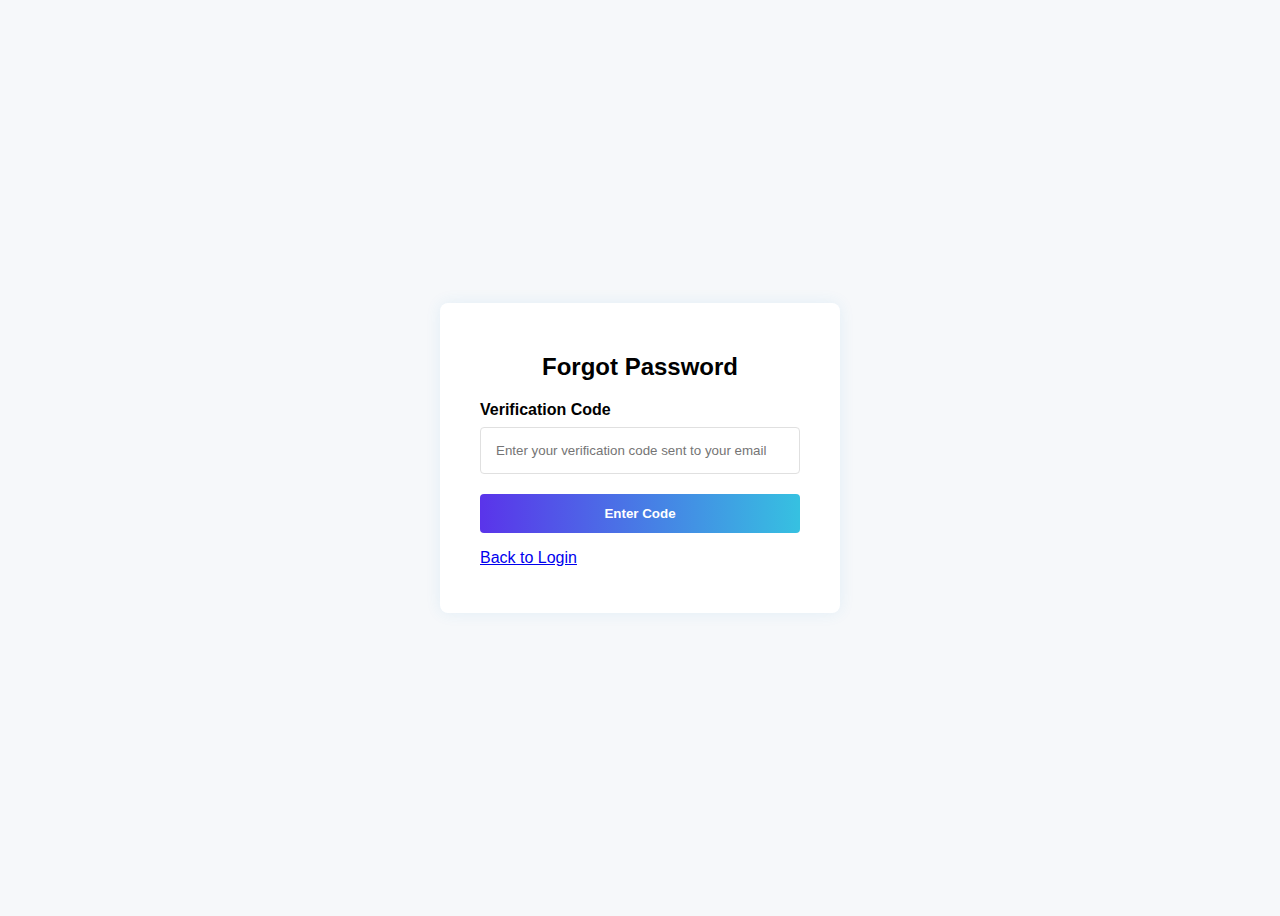
<file: ResidentEvil/forgot-password-code.html>
<!DOCTYPE html>
<html lang="en">
<head>
  <meta charset="UTF-8">
  <title>Forgot Password - Verify Code</title>
  <link rel="stylesheet" href="forgot-password-style.css">
</head>
<body>
  <div class="container">
    <h2>Forgot Password</h2>
    <form id="codeForm">
      <label for="code">Verification Code</label>
      <input type="text" id="code" placeholder="Enter your verification code sent to your email" required>
      <button type="submit">Enter Code</button>
    </form>
    <p><a href="login.html">Back to Login</a></p>
  </div>

  <script>
    document.getElementById('codeForm').addEventListener('submit', function(e) {
       e.preventDefault();
      // You can add code validation here if needed
      window.location.href = 'forgot-password-new.html';
    });
  </script>
</body>
</html>
</file>
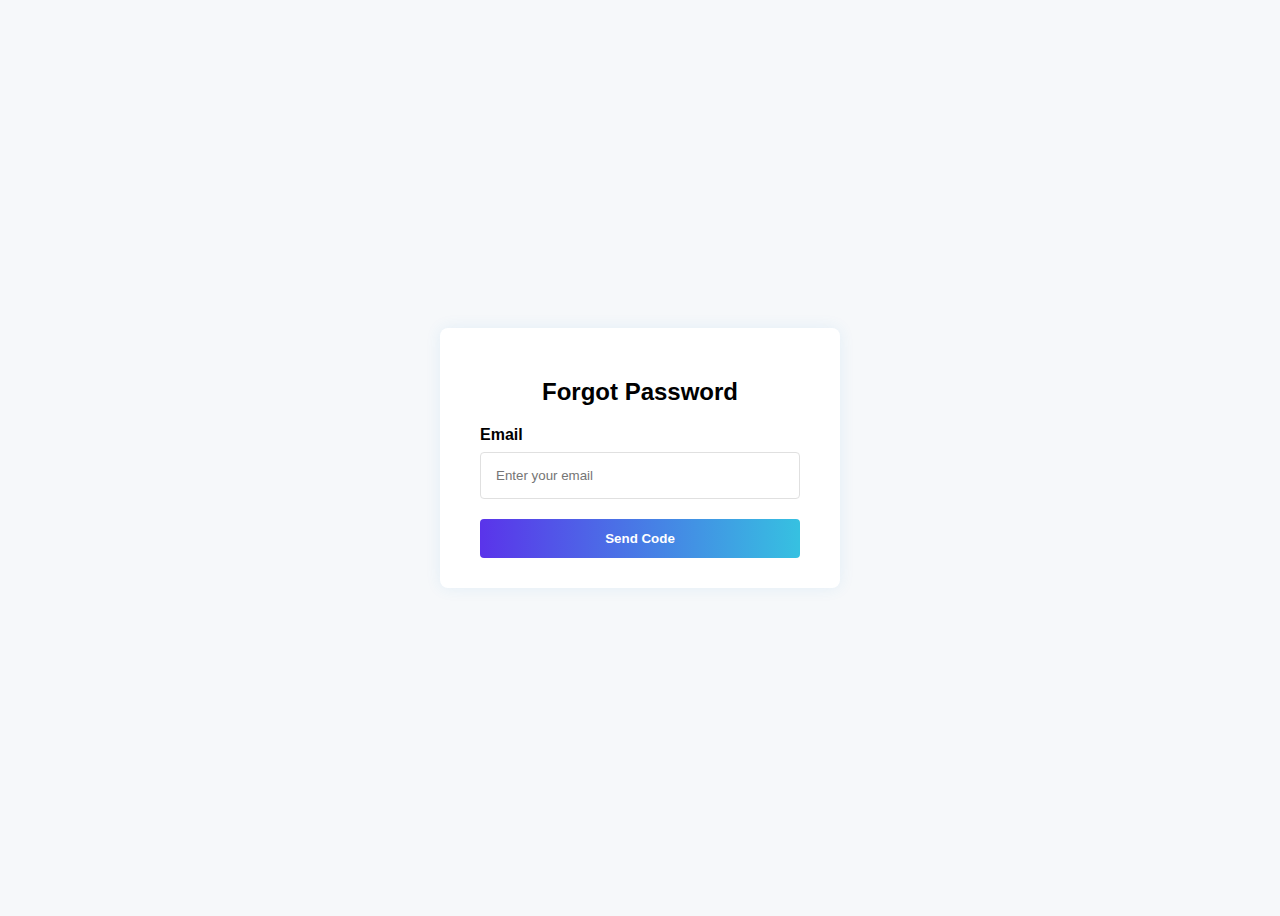
<file: ResidentEvil/forgot-password-email.html>
<!DOCTYPE html>
<html lang="en">
<head>
  <meta charset="UTF-8">
  <title>Forgot Password - Email</title>
  <link rel="stylesheet" href="forgot-password-style.css">
</head>
<body>
  <div class="container">
    <h2>Forgot Password</h2>
    <form action="forgot-password-code.html" method="get">
      <label for="email">Email</label>
      <input type="email" id="email" placeholder="Enter your email" required>
      <button type="submit">Send Code</button>
    </form>
  </div>
</body>
</html>
</file>
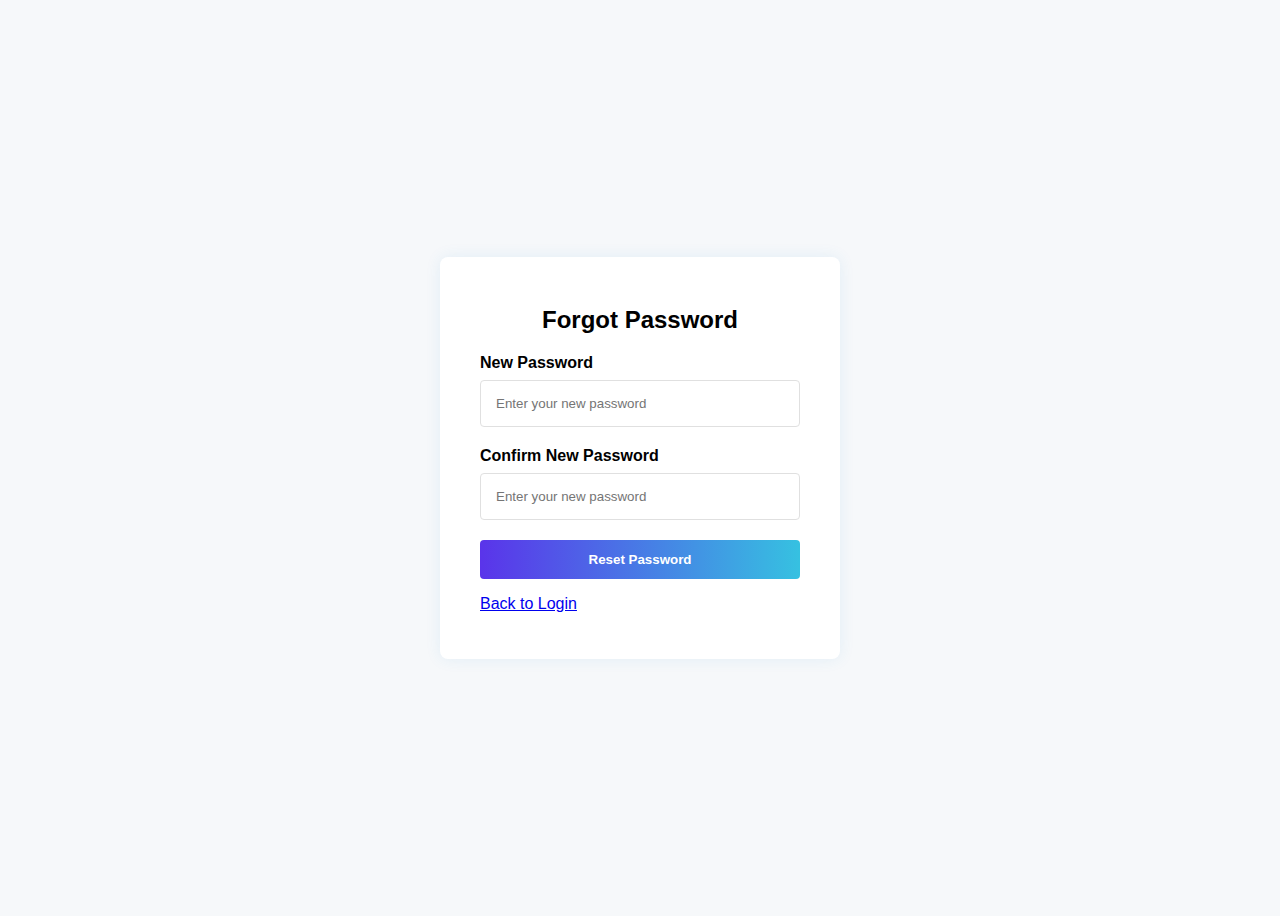
<file: ResidentEvil/forgot-password-new.html>
<!DOCTYPE html>
<html lang="en">
<head>
  <meta charset="UTF-8">
  <title>Forgot Password - New Password</title>
  <link rel="stylesheet" href="forgot-password-style.css">
</head>
<body>
  <div class="container">
    <h2>Forgot Password</h2>
    <form id="passwordForm">
      <label for="new-password">New Password</label>
      <input type="password" id="new-password" placeholder="Enter your new password" required>
      
      <label for="confirm-password">Confirm New Password</label>
      <input type="password" id="confirm-password" placeholder="Enter your new password" required>
      
      <button type="submit">Reset Password</button>
    </form>
    <p><a href="login.html">Back to Login</a></p>
  </div>

  <script>
    function isStrongPassword(pw) {
      return pw.length >= 12 &&
             /[a-z]/.test(pw) &&
             /[A-Z]/.test(pw) &&
             /\d/.test(pw) &&
             /[!@#$%^&*(),.?":{}|<>]/.test(pw);
    }

    document.getElementById('passwordForm').addEventListener('submit', function(e) {
      e.preventDefault();
      const pw1 = document.getElementById('new-password').value;
      const pw2 = document.getElementById('confirm-password').value;

      if (!isStrongPassword(pw1)) {
        alert("Password must be at least 12 characters and include uppercase, lowercase, number, and symbol.");
      } else if (pw1 !== pw2) {
        alert("Passwords do not match.");
      } else {
        alert("Password successfully updated.");
        // Handle password update logic here
        window.location.href = 'login.html'; // Redirect to login page
      }
    });
  </script>
</body>
</html>
</file>
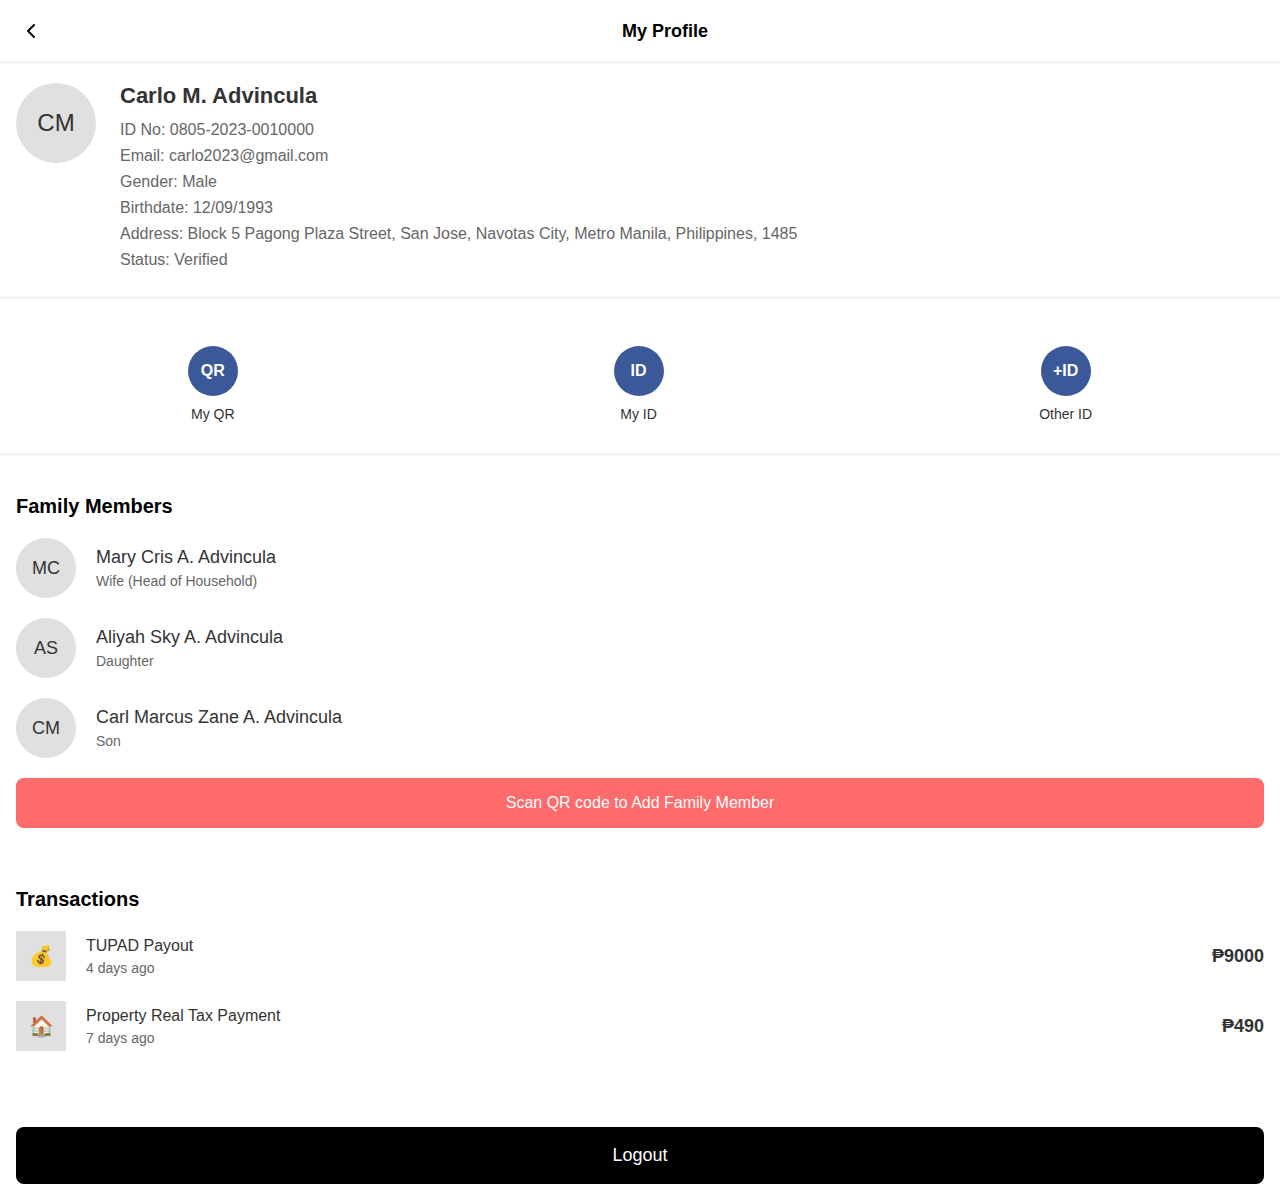
<file: ResidentEvil/profile.html>
<!DOCTYPE html>
<html lang="en">
<head>
    <meta charset="UTF-8">
    <meta name="viewport" content="width=device-width, initial-scale=1.0">
    <title>User Profile</title>
     <link rel="stylesheet" href="profile.css">
</head>
<body>
    <div class="container">
        <!-- Profile Section -->
        <div id="profilePage">
            <div class="header">
                <button class="back-button" onclick="goBack()">
                    <svg width="24" height="24" viewBox="0 0 24 24" fill="none">
                        <path d="M15 18L9 12L15 6" stroke="black" stroke-width="2" stroke-linecap="round" stroke-linejoin="round"/>
                    </svg>
                </button>
                <h1>My Profile</h1>
            </div>

            <div class="profile-section">
                <div class="profile-info">
                    <div class="profile-pic">CM</div>
                    <div class="profile-details">
                        <p class="name">Carlo M. Advincula</p>
                        <p>ID No: 0805-2023-0010000</p>
                        <p>Email: carlo2023@gmail.com</p>
                        <p>Gender: Male</p>
                        <p>Birthdate: 12/09/1993</p>
                        <p>Address: Block 5 Pagong Plaza Street, San Jose, Navotas City, Metro Manila, Philippines, 1485</p>
                        <p>Status: Verified</p>
                    </div>
                </div>
            </div>

            <div class="options">
                <div class="option" onclick="showQRCode()">
                    <div class="option-icon">QR</div>
                    <span class="option-text">My QR</span>
                </div>
                <div class="option">
                    <div class="option-icon">ID</div>
                    <span class="option-text">My ID</span>
                </div>
                <div class="option" onclick="showIDCard()">
                    <div class="option-icon">+ID</div>
                    <span class="option-text">Other ID</span>
                </div>
            </div>

            <div class="family-section">
                <h2 class="family-header">Family Members</h2>
                
                <div class="family-member">
                    <div class="family-pic">MC</div>
                    <div class="family-details">
                        <p class="name">Mary Cris A. Advincula</p>
                        <p class="relation">Wife (Head of Household)</p>
                    </div>
                </div>
                
                <div class="family-member">
                    <div class="family-pic">AS</div>
                    <div class="family-details">
                        <p class="name">Aliyah Sky A. Advincula</p>
                        <p class="relation">Daughter</p>
                    </div>
                </div>
                
                <div class="family-member">
                    <div class="family-pic">CM</div>
                    <div class="family-details">
                        <p class="name">Carl Marcus Zane A. Advincula</p>
                        <p class="relation">Son</p>
                    </div>
                </div>
                
                <button class="add-member">
                    Scan QR code to Add Family Member
                </button>
            </div>

            <div class="transactions-section">
                <h2 class="family-header">Transactions</h2>
                
                <div class="transaction">
                    <div class="transaction-icon">💰</div>
                    <div class="transaction-details">
                        <p class="title">TUPAD Payout</p>
                        <p class="date">4 days ago</p>
                    </div>
                    <div class="transaction-amount">₱9000</div>
                </div>
                
                <div class="transaction">
                    <div class="transaction-icon">🏠</div>
                    <div class="transaction-details">
                        <p class="title">Property Real Tax Payment</p>
                        <p class="date">7 days ago</p>
                    </div>
                    <div class="transaction-amount">₱490</div>
                </div>
            </div>

            <div style="padding: 16px;">
                <button class="logout-btn" onclick="logout()">Logout</button>
            </div>
        </div>

        <!-- QR Code Section -->
        <div id="qrPage" class="qr-section">
            <div class="header">
                <button class="back-button" onclick="showProfile()">
                    <svg width="24" height="24" viewBox="0 0 24 24" fill="none">
                        <path d="M15 18L9 12L15 6" stroke="black" stroke-width="2" stroke-linecap="round" stroke-linejoin="round"/>
                    </svg>
                </button>
                <h1>My QR Code</h1>
            </div>
            <img src="QR-code.png" alt="QR Code" class="qr-image">
            <p>Carlo M. Advincula</p>
            <p>ID No: 0805-2023-0010000</p>
        </div>

        <!-- ID Card Section -->
        <div id="idPage" class="id-section">
            <div class="header">
                <button class="back-button" onclick="showProfile()">
                    <svg width="24" height="24" viewBox="0 0 24 24" fill="none">
                        <path d="M15 18L9 12L15 6" stroke="black" stroke-width="2" stroke-linecap="round" stroke-linejoin="round"/>
                    </svg>
                </button>
                <h1>Other ID</h1>
            </div>
            <img src="ID.webp" alt="ID Card" class="id-image">
            <p>Republic of the Philippines ID</p>
        </div>
    </div>

    <script src="profile.js"></script>
</body>
</html>
</file>
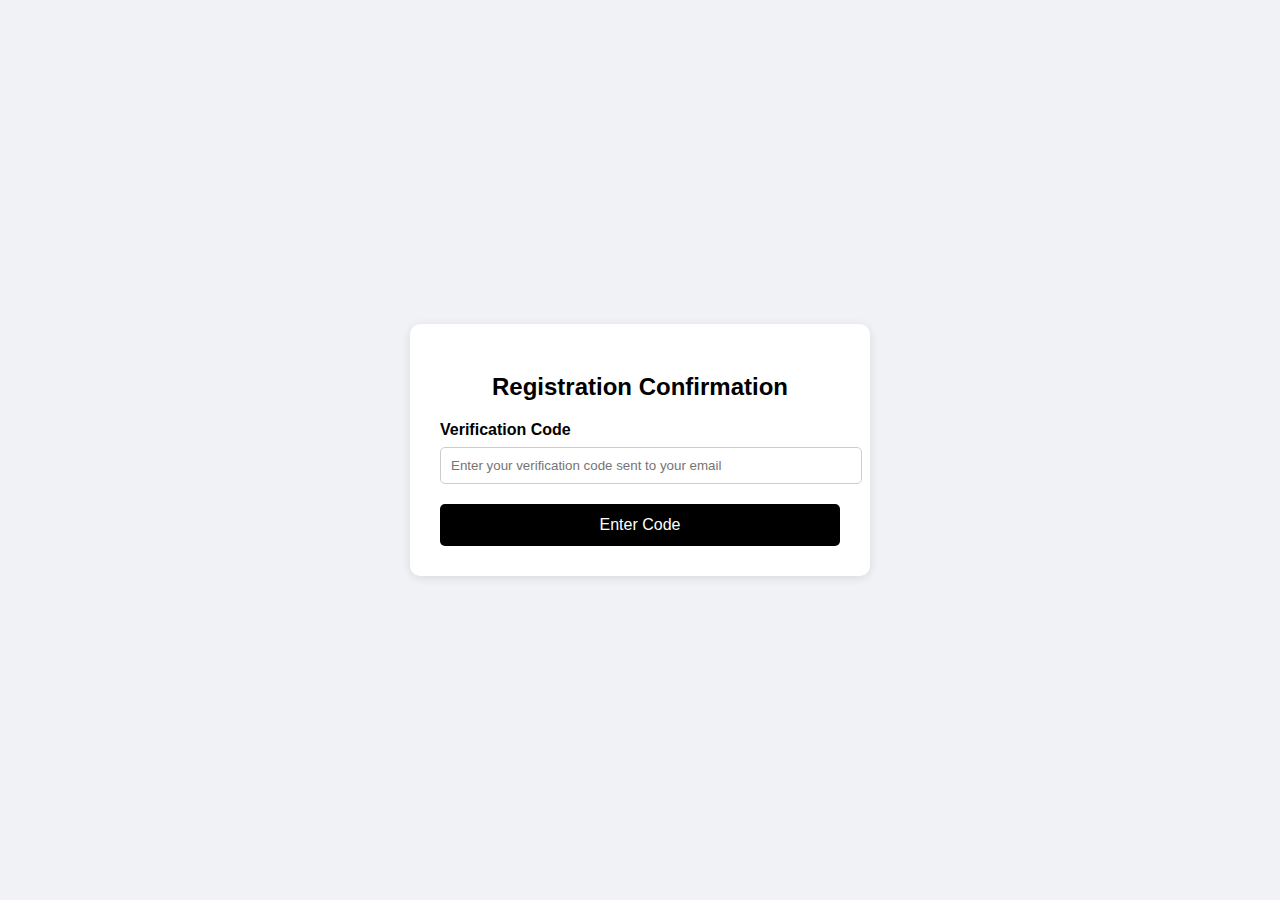
<file: ResidentEvil/registration-confirmation.html>
<!DOCTYPE html>
<html lang="en">
<head>
  <meta charset="UTF-8">
  <title>Registration Confirmation</title>
  <link rel="stylesheet" href="confirmation-style.css">
  <style>
    .loader {
      display: none;
      border: 4px solid #f3f3f3;
      border-top: 4px solid black;
      border-radius: 50%;
      width: 24px;
      height: 24px;
      animation: spin 1s linear infinite;
      margin: 10px auto;
    }

    @keyframes spin {
      0% { transform: rotate(0deg); }
      100% { transform: rotate(360deg); }
    }

    .processing {
      opacity: 0.6;
      pointer-events: none;
    }
  </style>
</head>
<body>
  <div class="confirmation-container">
    <h2>Registration Confirmation</h2>
    <form id="confirmationForm">
      <label for="verification">Verification Code</label>
      <input type="text" id="verification" placeholder="Enter your verification code sent to your email" required>
      <button type="submit" id="submitBtn">Enter Code</button>
      <div class="loader" id="loader"></div>
    </form>
  </div>

  <script>
    const form = document.getElementById("confirmationForm");
    const loader = document.getElementById("loader");
    const button = document.getElementById("submitBtn");

    form.addEventListener("submit", function(event) {
      event.preventDefault();

      const code = document.getElementById("verification").value.trim();

      // Show loader and disable button
      loader.style.display = "block";
      button.disabled = true;
      button.classList.add("processing");

      // Simulate delay for processing (e.g., API check)
      setTimeout(() => {
        if (code === "123456") {
          window.location.href = "registration-success.html";
        } else {
          alert("Invalid verification code. Please try again.");
          loader.style.display = "none";
          button.disabled = false;
          button.classList.remove("processing");
        }
      }, 2000); // 2 second fake delay
    });
  </script>
</body>
</html>
</file>
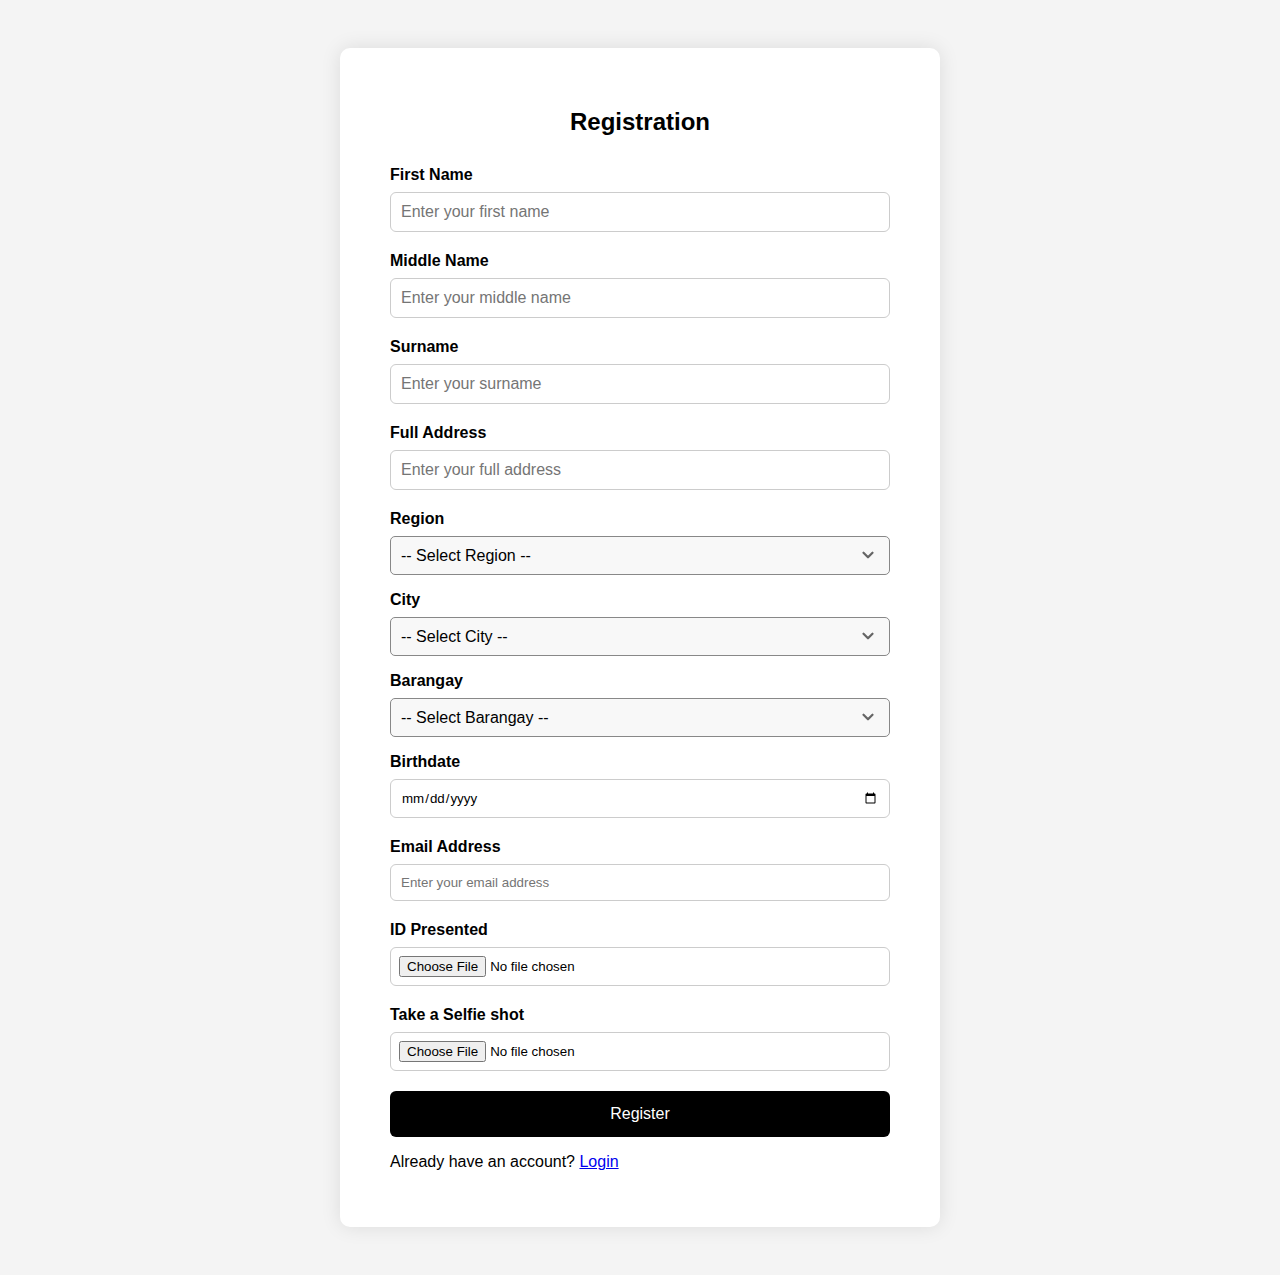
<file: ResidentEvil/registration.html>
<!DOCTYPE html>
<html lang="en">
<head>
  <meta charset="UTF-8">
  <title>Registration</title>
  <link rel="stylesheet" href="registration-style.css">
  <style>
    .loader {
      display: none;
      border: 4px solid #f3f3f3;
      border-top: 4px solid black;
      border-radius: 50%;
      width: 24px;
      height: 24px;
      animation: spin 1s linear infinite;
      margin: 10px auto;
    }

    @keyframes spin {
      0% { transform: rotate(0deg); }
      100% { transform: rotate(360deg); }
    }

    .processing {
      opacity: 0.6;
      pointer-events: none;
    }
  </style>
</head>
<body>
  <div class="container">
    <h2>Registration</h2>
    <form id="registrationForm">
      <label for="firstName">First Name</label>
      <input id="firstName" type="text" placeholder="Enter your first name" required>

      <label for="middleName">Middle Name</label>
      <input id="middleName" type="text" placeholder="Enter your middle name">

      <label for="surname">Surname</label>
      <input id="surname" type="text" placeholder="Enter your surname" required>

      <label for="fullAddress">Full Address</label>
      <input id="fullAddress" type="text" placeholder="Enter your full address" required>

      <label for="region">Region</label>
      <select id="region" required>
        <option value="">-- Select Region --</option>
        <option value="NCR">NCR</option>
        <option value="Region IV-A">Region IV-A</option>
      </select>

      <label for="city">City</label>
      <select id="city" required>
        <option value="">-- Select City --</option>
      </select>

      <label for="barangay">Barangay</label>
      <select id="barangay" required>
        <option value="">-- Select Barangay --</option>
      </select>

      <label for="birthdate">Birthdate</label>
      <input id="birthdate" type="date" required>

      <label for="email">Email Address</label>
      <input id="email" type="email" placeholder="Enter your email address" required>

      <label for="idPresented">ID Presented</label>
      <input id="idPresented" type="file" accept="image/*" required>

      <label for="selfie">Take a Selfie shot</label>
      <input id="selfie" type="file" accept="image/*" capture="user" required>

      <button type="submit" id="registerBtn">Register</button>
      <div class="loader" id="loader"></div>
    </form>
    <p class="login-link">Already have an account? <a href="login.html">Login</a></p>
  </div>

  <script>
    const locationData = {
      "NCR": {
        "Quezon City": ["Barangay A", "Barangay B", "Barangay C"],
        "Manila": ["Barangay D", "Barangay E", "Barangay F"]
      },
      "Region IV-A": {
        "Cavite": ["Barangay G", "Barangay H"],
        "Laguna": ["Barangay I", "Barangay J"]
      }
    };

    const regionSelect = document.getElementById('region');
    const citySelect = document.getElementById('city');
    const barangaySelect = document.getElementById('barangay');

    regionSelect.addEventListener('change', function () {
      const region = this.value;
      citySelect.innerHTML = '<option value="">-- Select City --</option>';
      barangaySelect.innerHTML = '<option value="">-- Select Barangay --</option>';

      if (locationData[region]) {
        Object.keys(locationData[region]).forEach(city => {
          const option = document.createElement('option');
          option.value = city;
          option.textContent = city;
          citySelect.appendChild(option);
        });
      }
    });

    citySelect.addEventListener('change', function () {
      const region = regionSelect.value;
      const city = this.value;
      barangaySelect.innerHTML = '<option value="">-- Select Barangay --</option>';

      if (locationData[region] && locationData[region][city]) {
        locationData[region][city].forEach(brgy => {
          const option = document.createElement('option');
          option.value = brgy;
          option.textContent = brgy;
          barangaySelect.appendChild(option);
        });
      }
    });

    const form = document.getElementById("registrationForm");
    const button = document.getElementById("registerBtn");
    const loader = document.getElementById("loader");

    form.addEventListener("submit", function(event) {
      event.preventDefault();

      // Disable button and show loader
      button.disabled = true;
      button.classList.add("processing");
      loader.style.display = "block";

      // Simulate registration delay (e.g., sending to backend)
      setTimeout(() => {
        // After successful registration simulation, redirect to confirmation
        window.location.href = "registration-confirmation.html";
      }, 2000);
    });
  </script>
</body>
</html>
</file>
<file: ResidentEvil/forgot-password-style.css>
:root {
    --primary: #3498db;
    --accent: #5a34ea;
    --secondary: #36c1e1;
    --dark: #22223b;
    --light-bg: #f6f8fa;
    --white: #fff;
    --text: #22223b;
    --muted: #6c757d;
    --border: #e0e0e0;
    --button-hover: #333;
}

* {
    box-sizing: border-box;
    font-family: Arial, sans-serif;
}

body {
    background-color: var(--light-bg);
    padding: 50px;
    display: flex;
    justify-content: center;
    align-items: flex-start;
    min-height: 100vh;
}

.container {
    background-color: var(--white);
    padding: 30px 40px;
    border-radius: 8px;
    box-shadow: 0 0 15px rgba(52,152,219,0.10);
    width: 400px;
    justify-content: center;
    align-self: center;
}

h2 {
    margin-bottom: 20px;
    text-align: center;
}

form label {
    display: block;
    margin-bottom: 8px;
    font-weight: bold;
}

form input {
    width: 100%;
    padding: 15px;
    margin-bottom: 20px;
    border-radius: 4px;
    border: 1px solid var(--border);
    background: var(--white);
    color: var(--text);
}

form input:focus {
    border-color: var(--primary);
    outline: none;
}

form button {
    width: 100%;
    padding: 12px;
    background: linear-gradient(to right, var(--accent), var(--secondary));
    color: var(--white);
    border: none;
    border-radius: 4px;
    font-weight: bold;
    cursor: pointer;
    transition: background 0.2s;
}

form button:hover {
    background: linear-gradient(to right, var(--primary), var(--secondary));
}

.error-message {
    color: #e74c3c;
    margin-top: -15px;
    margin-bottom: 15px;
    font-size: 14px;
}
</file>
<file: ResidentEvil/profile.css>
* {
            margin: 0;
            padding: 0;
            box-sizing: border-box;
            font-family: -apple-system, BlinkMacSystemFont, 'Segoe UI', Roboto, Oxygen, Ubuntu, Cantarell, 'Open Sans', 'Helvetica Neue', sans-serif;
        }
        body {
            background-color: white;
        }
        .container {
            width: 100%;
            margin: 0 auto;
            background-color: white;
            min-height: 100vh;
        }
        .header {
            display: flex;
            align-items: center;
            padding: 16px;
            background-color: white;
            position: relative;
            border-bottom: 1px solid #eaeaea;
        }
        .header h1 {
            flex-grow: 1;
            text-align: center;
            font-size: 18px;
            font-weight: 600;
        }
        .back-button {
            position: relative;
            left: 0;
            background: none;
            border: none;
            cursor: pointer;
            display: flex;
            align-items: center;
            justify-content: center;
            width: 30px;
            height: 30px;
            border-radius: 50%;
            margin-right: 20px;
        }
        .back-button:hover {
            background-color: #f5f5f5;
        }
        .profile-section {
            padding: 20px 16px;
            border-bottom: 1px solid #eaeaea;
            display: flex;
            align-items: center;
            margin-bottom: 16px;
        }
        .profile-info {
            display: flex;
            align-items: flex-start;
            width: 100%;
        }
        .profile-pic {
            width: 80px;
            height: 80px;
            border-radius: 50%;
            background-color: #e0e0e0;
            margin-right: 24px;
            display: flex;
            align-items: center;
            justify-content: center;
            font-size: 24px;
            color: #333;
            overflow: hidden;
            flex-shrink: 0;
        }
        .profile-details {
            flex-grow: 1;
        }
        .profile-details p {
            font-size: 16px;
            margin-bottom: 8px;
            color: #666;
        }
        .profile-details .name {
            font-size: 22px;
            font-weight: 600;
            color: #333;
            margin-bottom: 12px;
        }
        .options {
            display: flex;
            justify-content: space-around;
            padding: 20px 0;
            border-bottom: 1px solid #eaeaea;
            width: 100%;
            margin-bottom: 20px;
        }
        .option {
            display: flex;
            flex-direction: column;
            align-items: center;
            cursor: pointer;
            padding: 12px 24px;
            border-radius: 8px;
        }
        .option:hover {
            background-color: #f5f5f5;
        }
        .option-icon {
            width: 50px;
            height: 50px;
            border-radius: 50%;
            background-color: #3b5998;
            color: white;
            display: flex;
            align-items: center;
            justify-content: center;
            margin-bottom: 10px;
            font-size: 16px;
            font-weight: bold;
        }
        .option-text {
            font-size: 14px;
            color: #333;
        }
        .family-section {
            padding: 20px 16px;
            width: 100%;
        }
        .family-header {
            font-size: 20px;
            font-weight: 600;
            margin-bottom: 20px;
        }
        .family-member {
            display: flex;
            align-items: center;
            margin-bottom: 20px;
            width: 100%;
        }
        .family-pic {
            width: 60px;
            height: 60px;
            border-radius: 50%;
            background-color: #e0e0e0;
            margin-right: 20px;
            display: flex;
            align-items: center;
            justify-content: center;
            font-size: 18px;
            color: #333;
            flex-shrink: 0;
        }
        .family-details {
            flex-grow: 1;
        }
        .family-details .name {
            font-size: 18px;
            font-weight: 500;
            color: #333;
            margin-bottom: 5px;
        }
        .family-details .relation {
            font-size: 14px;
            color: #666;
        }
        .add-member {
            width: 100%;
            padding: 16px;
            background-color: #ff6b6b;
            color: white;
            border: none;
            border-radius: 8px;
            font-size: 16px;
            font-weight: 500;
            cursor: pointer;
            display: flex;
            align-items: center;
            justify-content: center;
            margin-top: 20px;
            margin-bottom: 20px;
        }
        .add-member:hover {
            background-color: #ff5252;
        }
        .transactions-section {
            padding: 20px 16px;
            width: 100%;
        }
        .transaction {
            display: flex;
            align-items: center;
            margin-bottom: 20px;
            width: 100%;
        }
        .transaction-icon {
            width: 50px;
            height: 50px;
            background-color: #e0e0e0;
            margin-right: 20px;
            display: flex;
            align-items: center;
            justify-content: center;
            font-size: 20px;
            color: #333;
            flex-shrink: 0;
        }
        .transaction-details {
            flex-grow: 1;
        }
        .transaction-details .title {
            font-size: 16px;
            font-weight: 500;
            color: #333;
            margin-bottom: 5px;
        }
        .transaction-details .date {
            font-size: 14px;
            color: #666;
        }
        .transaction-amount {
            margin-left: auto;
            font-size: 18px;
            font-weight: 600;
            color: #333;
        }
        .logout-btn {
            width: 100%;
            padding: 18px;
            background-color: #000;
            color: white;
            border: none;
            border-radius: 8px;
            font-size: 18px;
            font-weight: 500;
            cursor: pointer;
            margin-top: 20px;
        }
        .logout-btn:hover {
            background-color: #333;
        }
        .qr-section, .id-section {
            padding: 30px;
            display: none;
            flex-direction: column;
            align-items: center;
            text-align: center;
            width: 100%;
        }
        .qr-image {
            width: 300px;
            height: 300px;
            margin: 40px 0;
        }
        .id-image {
            width: 90%;
            max-width: 600px;
            margin: 40px 0;
            border-radius: 8px;
            box-shadow: 0 4px 8px rgba(0,0,0,0.1);
        }
</file>
<file: ResidentEvil/confirmation-style.css>
body {
  font-family: Arial, sans-serif;
  background: #f0f2f5;
  display: flex;
  justify-content: center;
  align-items: center;
  height: 100vh;
  margin: 0;
}

.confirmation-container {
  background: white;
  padding: 30px;
  border-radius: 10px;
  width: 400px;
  box-shadow: 0 2px 10px rgba(0, 0, 0, 0.1);
}

.confirmation-container h2 {
  text-align: center;
  margin-bottom: 20px;
}

form label {
  display: block;
  margin-bottom: 8px;
  font-weight: bold;
}

form input {
  width: 100%;
  padding: 10px;
  margin-bottom: 20px;
  border-radius: 5px;
  border: 1px solid #ccc;
}

form button {
  width: 100%;
  background: black;
  color: white;
  border: none;
  padding: 12px;
  font-size: 16px;
  border-radius: 5px;
  cursor: pointer;
}

form button:hover {
  background: #333;
}
</file>
<file: ResidentEvil/registration-style.css>
* {
  box-sizing: border-box;
  font-family: Arial, sans-serif;
}

body {
  background-color: #f4f4f4;
  padding: 40px;
  display: flex;
  justify-content: center;
  align-items: flex-start;
  min-height: 100vh;
}

.container {
  background-color: white;
  padding: 40px 50px;
  border-radius: 10px;
  box-shadow: 0 0 20px rgba(0,0,0,0.1);
  max-width: 600px;
  width: 100%;
}

h2 {
  text-align: center;
  margin-bottom: 30px;
}

form label {
  display: block;
  margin-bottom: 8px;
  font-weight: bold;
}

form input[type="text"],
form input[type="email"],
form input[type="date"],
form input[type="file"] {
  width: 100%;
  padding: 10px;
  margin-bottom: 20px;
  border-radius: 6px;
  border: 1px solid #ccc;
}

form input[type="text"] {
  font-size: 1rem; /* Match the select's font size */
}

form input[type="file"] {
  padding: 8px;
}

form button {
  width: 100%;
  padding: 14px;
  background-color: #000;
  color: #fff;
  border: none;
  border-radius: 6px;
  font-size: 16px;
  cursor: pointer;
}

form button:hover {
  background-color: #333;
}

/* Style for address dropdown fields */
#region, #city, #barangay {
  width: 100%;
  padding: 10px 36px 10px 10px; /* extra right padding for arrow */
  margin-bottom: 16px;
  border: 1.5px solid #888;
  border-radius: 5px;
  background: #f8f8f8;
  font-size: 1rem;
  transition: border-color 0.2s;
  appearance: none;
  -webkit-appearance: none;
  -moz-appearance: none;
  background-image: url("data:image/svg+xml;charset=UTF-8,<svg width='16' height='16' viewBox='0 0 16 16' fill='none' xmlns='http://www.w3.org/2000/svg'><path d='M4 6L8 10L12 6' stroke='%23666' stroke-width='2' stroke-linecap='round' stroke-linejoin='round'/></svg>");
  background-repeat: no-repeat;
  background-position: right 12px center;
  background-size: 18px 18px;
}

#region:focus, #city:focus, #barangay:focus {
  border-color: #333;
  background: #fff;
  background-image: url("data:image/svg+xml;charset=UTF-8,<svg width='16' height='16' viewBox='0 0 16 16' fill='none' xmlns='http://www.w3.org/2000/svg'><path d='M4 6L8 10L12 6' stroke='%23666' stroke-width='2' stroke-linecap='round' stroke-linejoin='round'/></svg>");
  background-repeat: no-repeat;
  background-position: right 12px center;
  background-size: 18px 18px;
}
</file>
